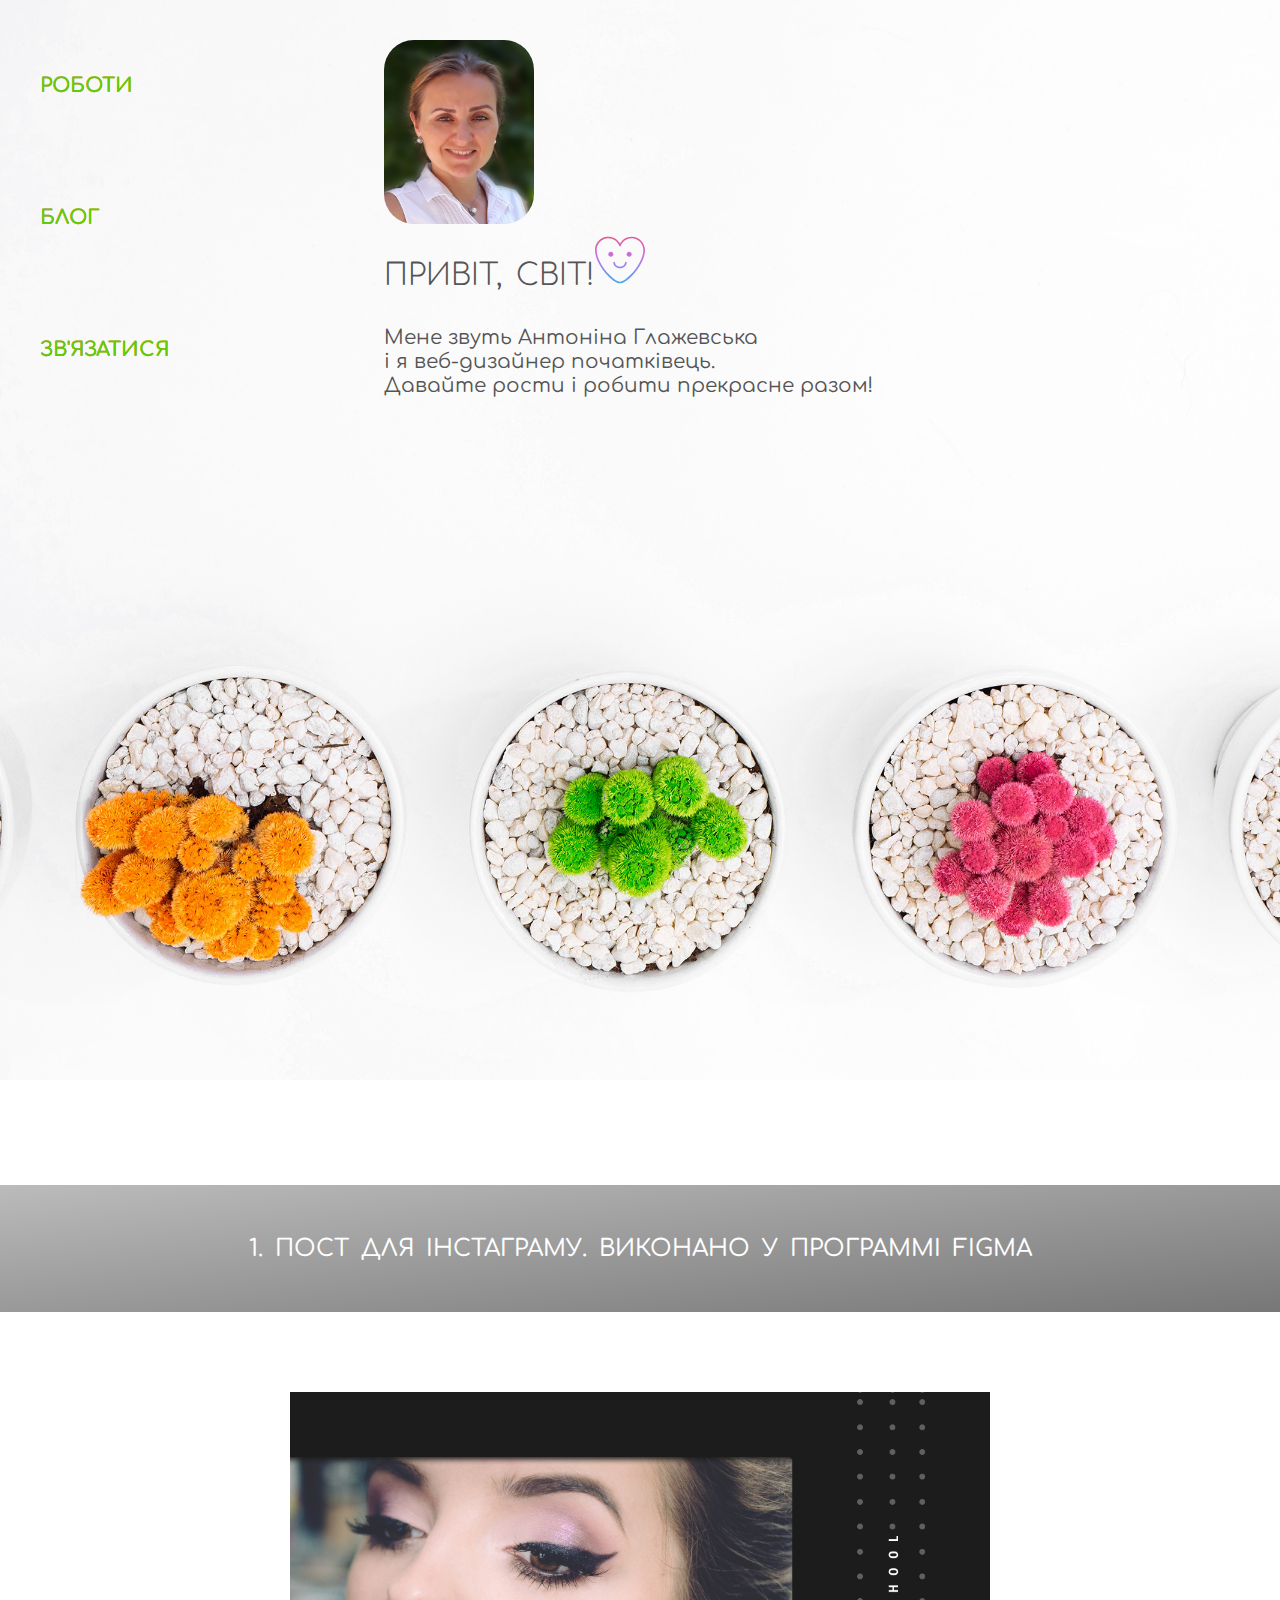
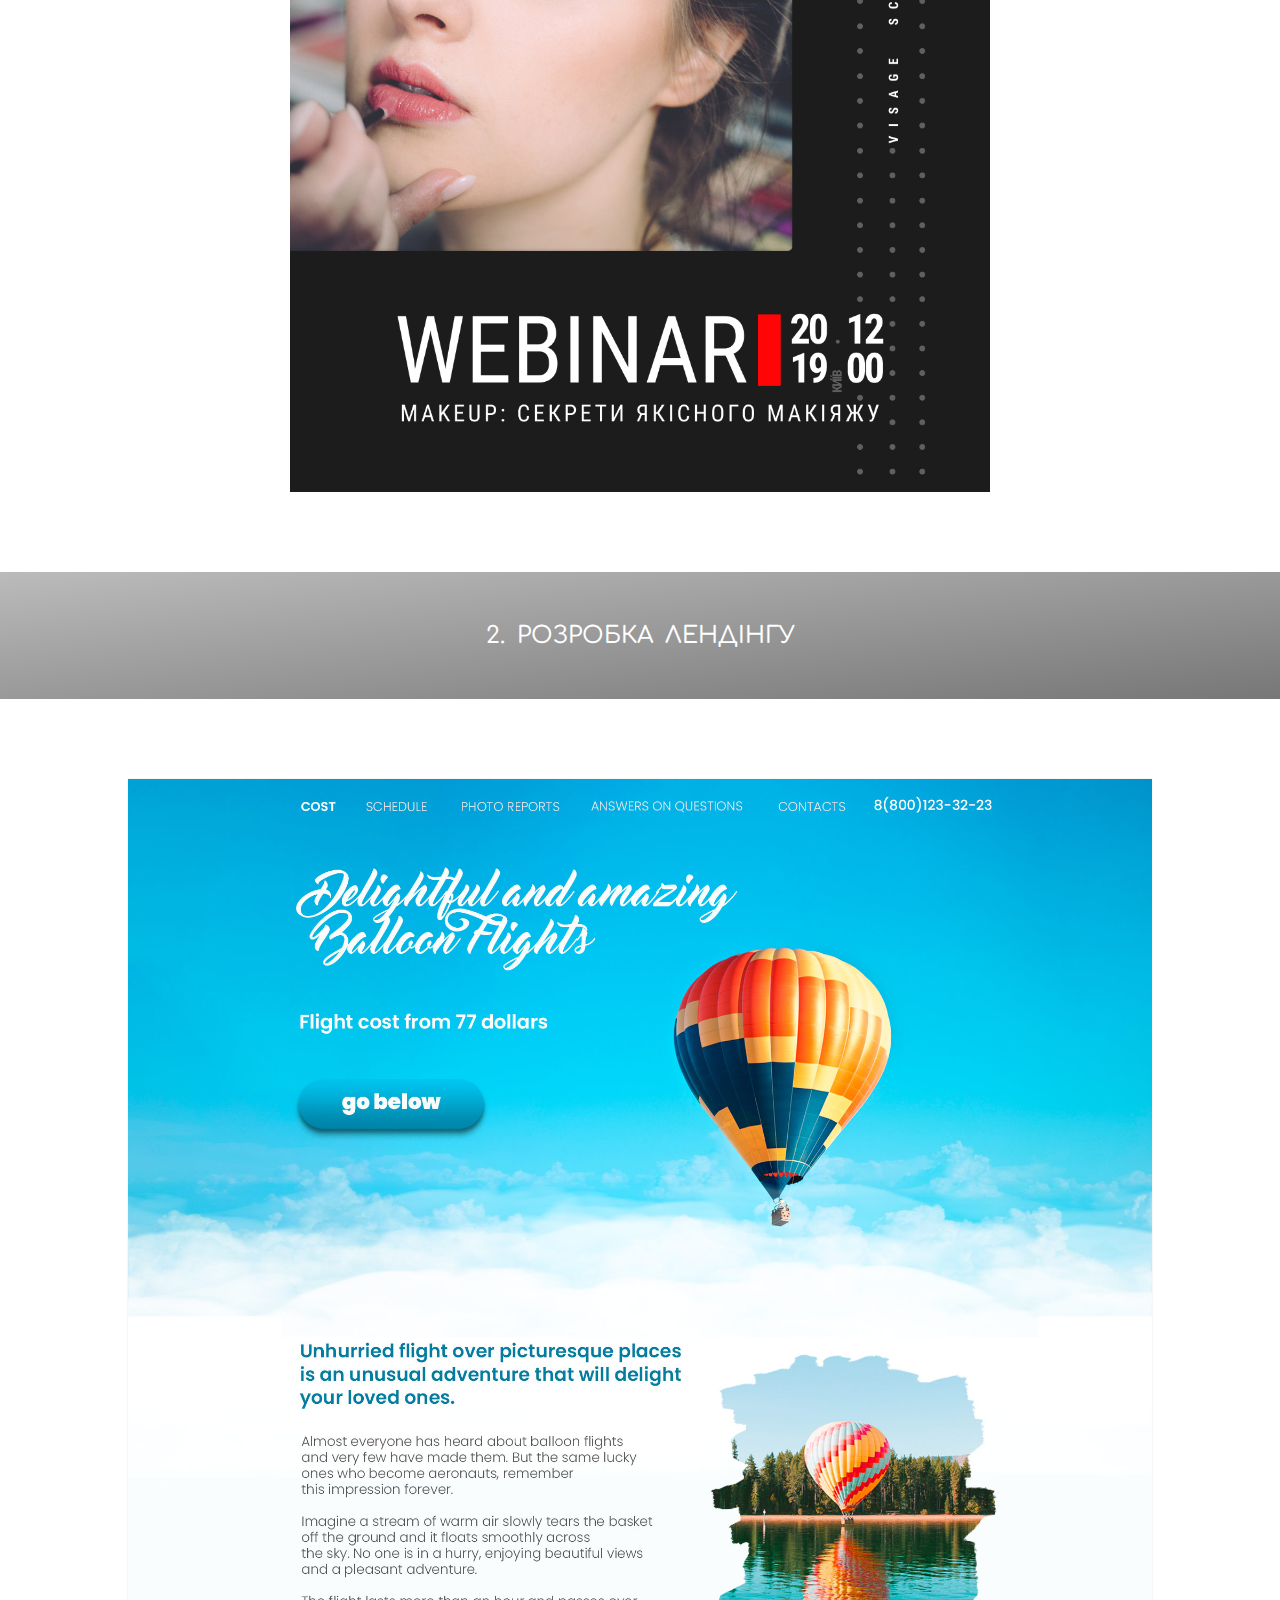
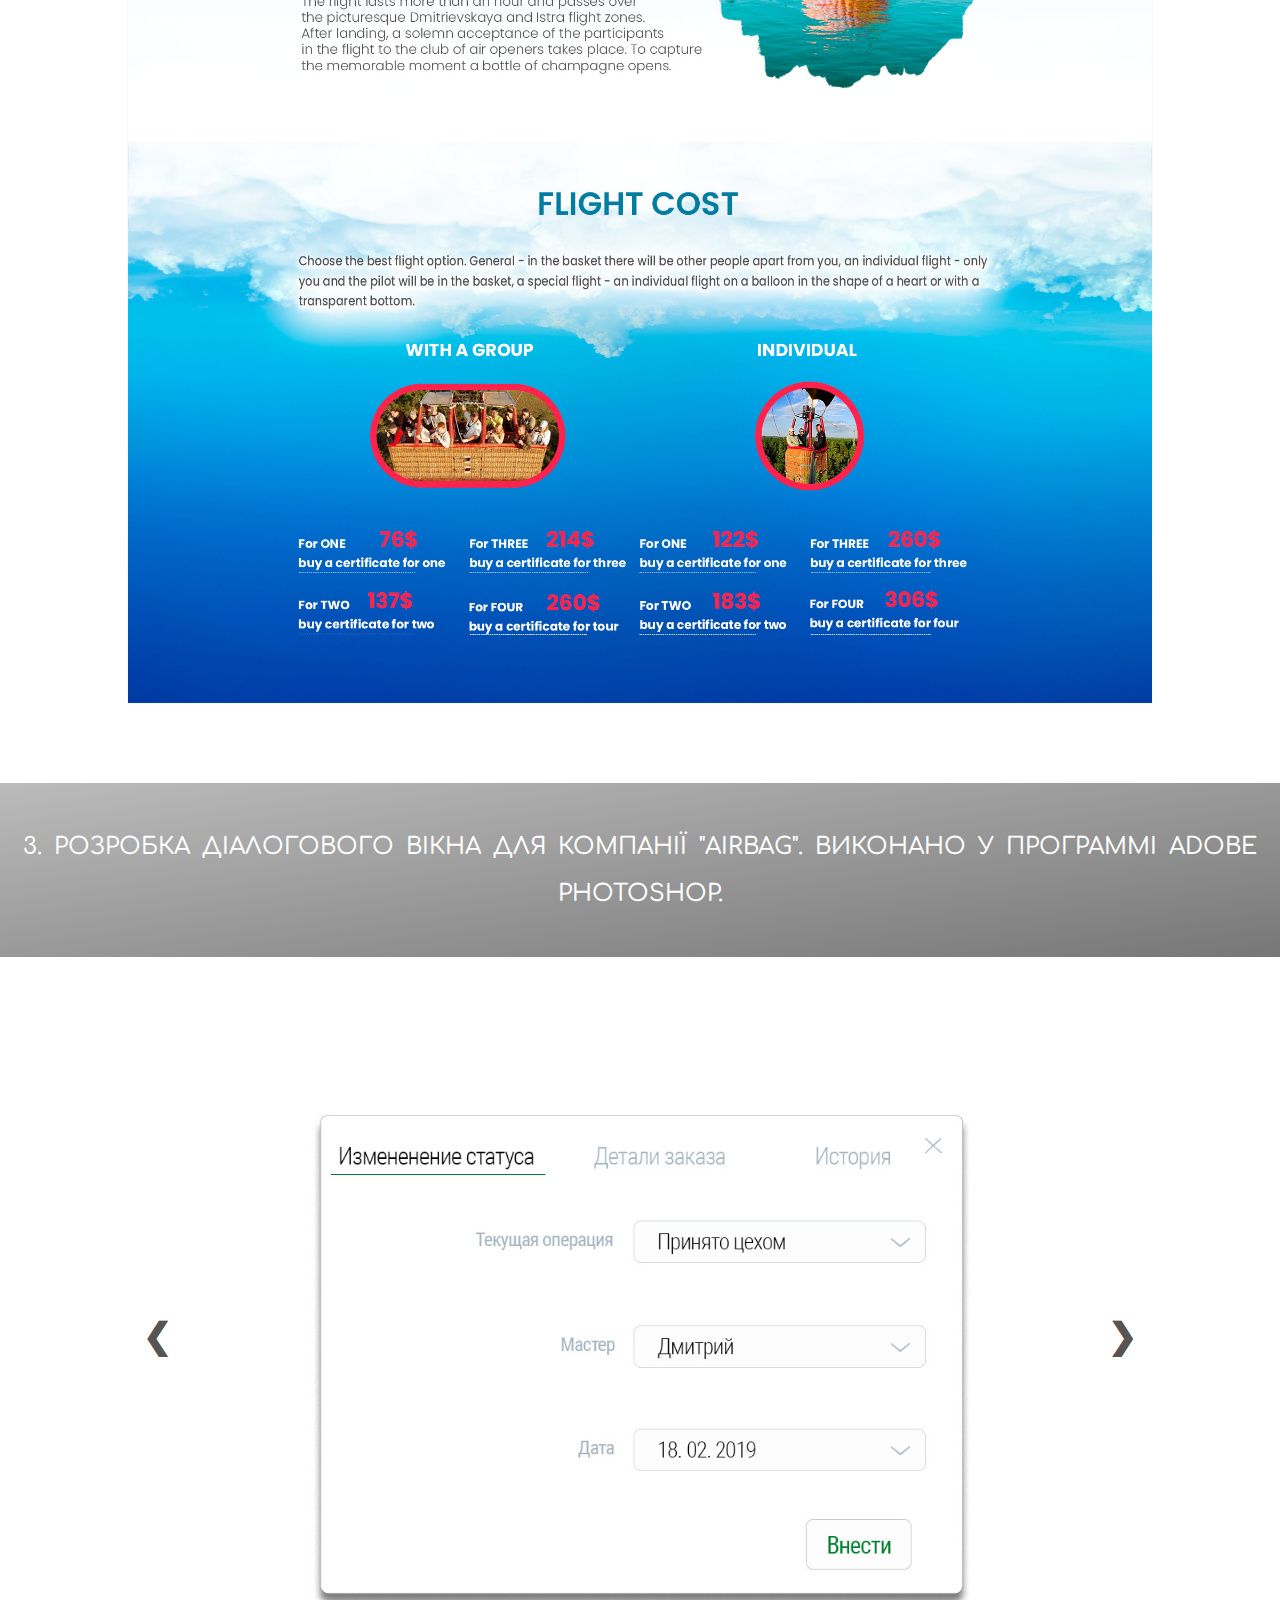
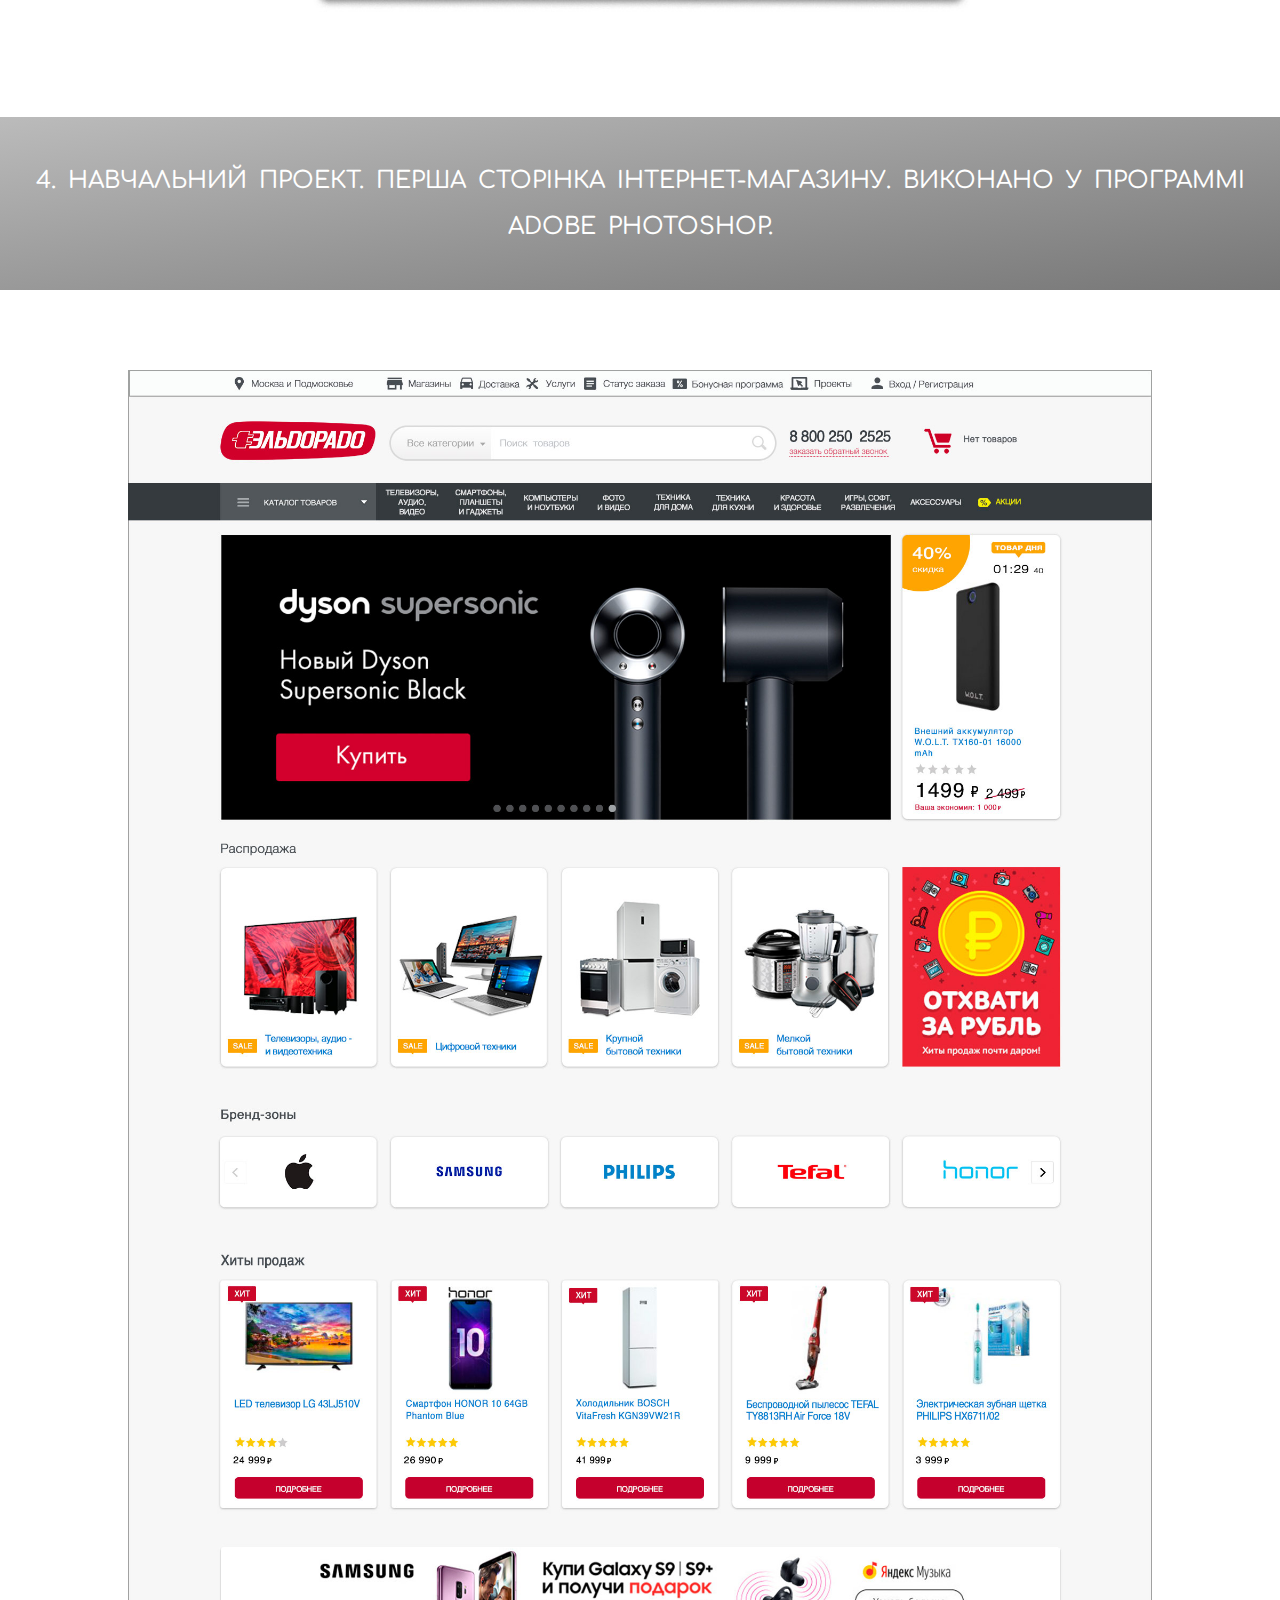
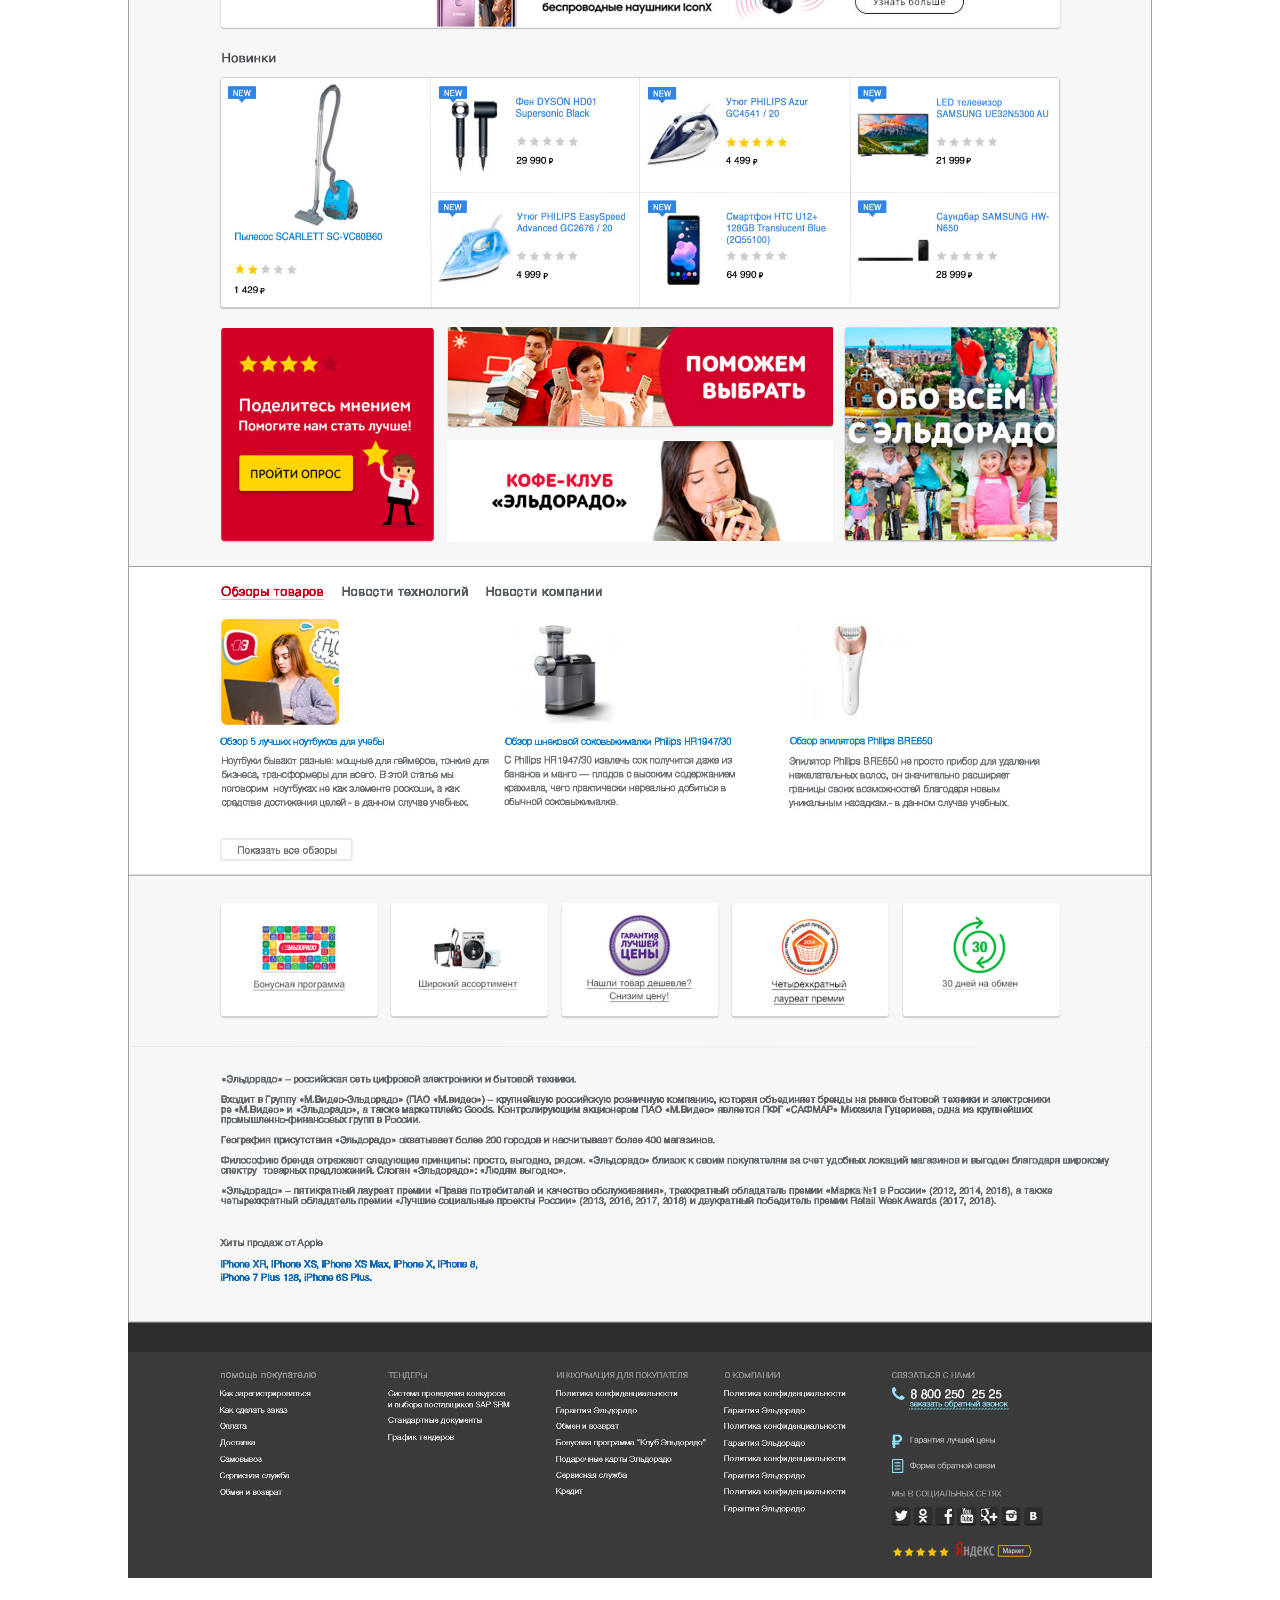
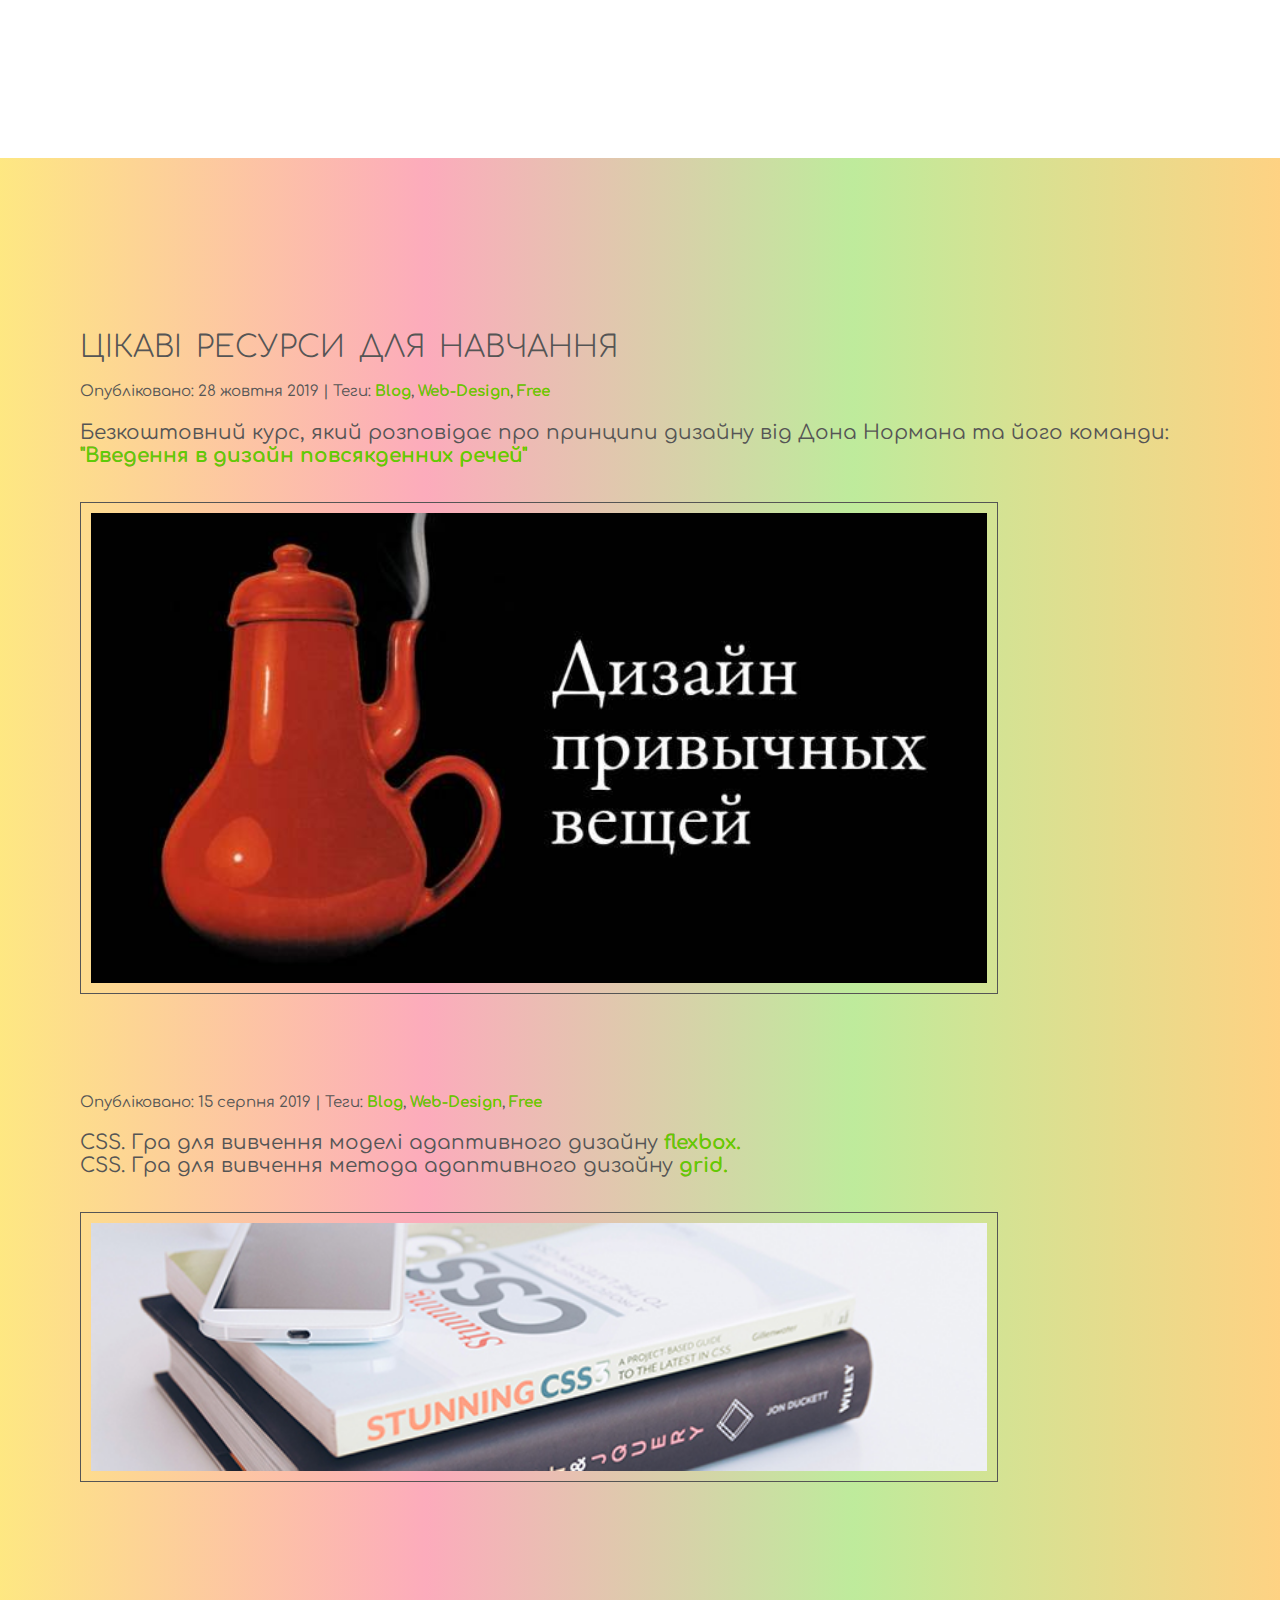
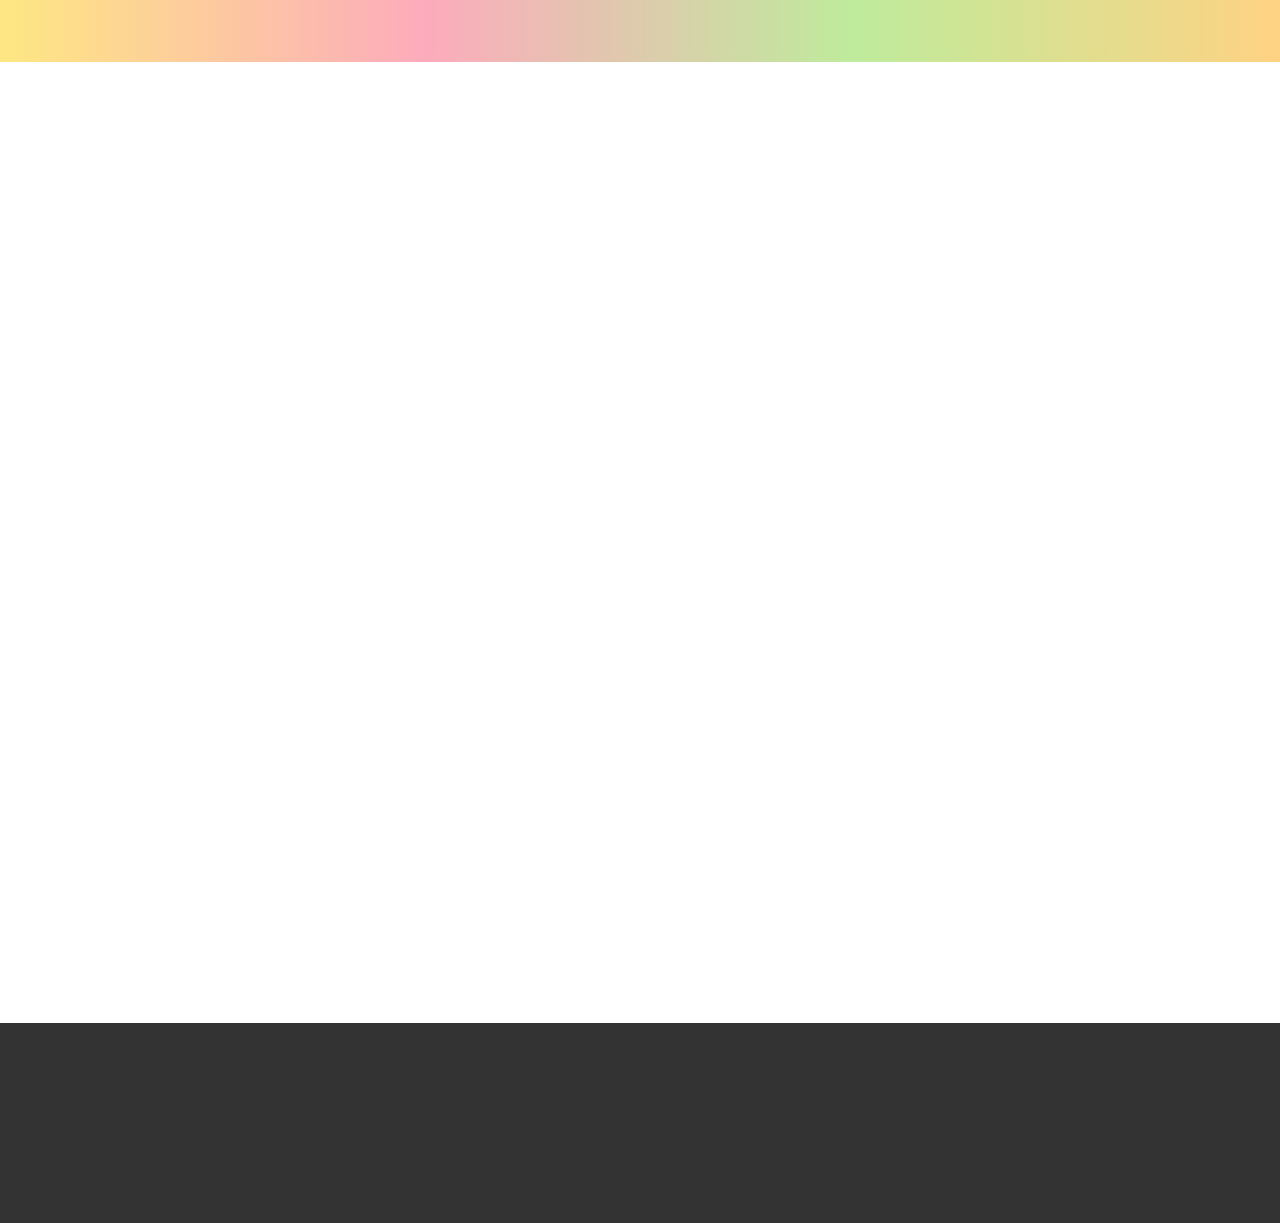
<file: index.html>
<!DOCTYPE html>
<html lang="uk">
<head>
    <meta charset="UTF-8">   
    
    <link rel="stylesheet" type="text/css" href="vendors/css/normalize.css">
    <link rel="stylesheet" type="text/css" href="vendors/css/animate.css">
    <link rel="stylesheet" type="text/css" href="resources/css/style.css">
    <link rel="stylesheet" type="text/css" href="resources/css/mq-1080-and-smaller.css" media="only screen and (max-width: 1080px)">
    
    <link href="https://fonts.googleapis.com/css?family=Comfortaa:300,400,500,600,700&display=swap&subset=cyrillic,cyrillic-ext" rel="stylesheet"> 
    <title>Портфоліо Антоніни Глажевської</title> 
</head>
<body>
  <header id="main">
        <nav class="main-nav js--main-nav">
            <ul>
                <li><a class="works" href="#works">РОБОТИ</a></li>
                <div></div>
                <li><a class="blog" href="#blog">БЛОГ</a></li>
                <div></div>
                <li><a class="feedback" href="#feedback">ЗВ'ЯЗАТИСЯ</a></li>
                <div></div>
            </ul>
        </nav>
<!--
        <div>   
            <a class="mobile-nav-icon js--nav-icon" href="#">
                <img class="menu" src="resources/img/menu.svg" alt="Іконка меню">
                <img class="close hidden" src="resources/img/close.svg" alt="Іконка закрити">
            </a>
        </div> 
-->
        <div class="hero-text">
            <img class="avtor" src="resources/img/avtor.jpg" alt="Фото веб-дизайнера">
            <div class="hello">
                <h2>Привіт, світ!<img class="smile_icon" src="resources/img/heart.svg" alt="Smile" width="50px"></h2>
                <p>Мене звуть Антоніна Глажевська<br>
                                     і я веб-дизайнер початківець.<br>
                                     Давайте рости і робити прекрасне разом!</p>
            </div>
             <a class="mobile-nav-icon js--nav-icon" href="#">
                <img class="menu" src="resources/img/menu.svg" alt="Іконка меню">
                <img class="close hidden" src="resources/img/close.svg" alt="Іконка закрити">
            </a>   
        </div>
<!--
        <div>   
            <a class="mobile-nav-icon js--nav-icon" href="#">
                <img class="menu" src="resources/img/menu.svg" alt="Іконка меню">
                <img class="close hidden" src="resources/img/close.svg" alt="Іконка закрити">
            </a>
        </div> 
-->
 </header>
   
 <section class="section-works" id="works">
     <div class="portfolio">
          <h3>1. Пост для Інстаграму. Виконано у программі Figma</h3>
                <img class="webinar-makeup" src="resources/img/web/Post%20Instagram.jpg" alt="Пост в инстаграм"  style = "width:700px;hight:700px;">
          <div class="landing"> 
                <h3>2. Розробка лендінгу</h3>
                <img class="bolloons" src="resources/img/photoshop/Landing_airbollon.jpg" alt="Лендінг для послуг польотів на повіиряних кулях">
          </div> 

          
          <h3>3. Розробка діалогового вікна для компанії "Airbag". Виконано у программі Adobe Photoshop.</h3>
            <div class="slideshow-container">
                        <div class="mySlides fade" style="order: 2">
                          <img src="resources/img/Dilog-window2.jpg" alt="Діалогове вікно">
                        </div>
                        <div class="mySlides fade" style="order: 2">
                          <img src="resources/img/Dilog-window-2_tab2.jpg" alt="Вкладка 2">
                        </div>
                        <div class="mySlides fade" style="order: 2">
                          <img src="resources/img/Dilog-window-2_tab3.jpg" alt="Вкладка 3">
                        </div>
                        <a class="prev" onclick="plusSlides(-1)" style="order: 1">&#10094;</a>
                        <a class="next" onclick="plusSlides(1)" style="order: 3">&#10095;</a>
            </div>   
            <div class="shop"> 
                <h3>4. Навчальний проект. Перша сторінка інтернет-магазину. Виконано у программі Adobe Photoshop.</h3>
                <img class="eldorado" src="resources/img/photoshop/Eldorado.jpg" alt="Перша сторінка інтернет-магазину">
          </div>        
     </div> 
</section>

<section class="section-blog" id="blog">
    <div>           
        <div class="post_box">            
                <h2>Цікаві ресурси для навчання</h2>
                <div class="news_meta">Опубліковано: 28 жовтня 2019 | Теги: <a href="#">Blog</a>, <a href="#">Web-Design</a>, <a href="#">Free</a></div>
                <p>Безкоштовний курс, який розповідає про принципи дизайну  від Дона Нормана  та його команди:<a href="https://www.udacity.com/course/intro-to-the-design-of-everyday-things--design101" target="_blank"> "Введення в дизайн повсякденних речей"</a></p>                 
              <div class="cleaner"></div>
                <div class="image_wrapper"><img class="blog_images" src="resources/img/728x382.jpg" alt="css3" /></div>
        </div>      
        <div class="post_box">		
                <div class="news_meta">Опубліковано: 15 серпня 2019 | Теги: <a href="#">Blog</a>, <a href="#">Web-Design</a>, <a href="#">Free</a></div>
                <p>CSS. Гра для вивчення моделі адаптивного дизайну <a href="http://flexboxfroggy.com/#ru" target="_blank">flexbox.</a><br>
                 CSS. Гра для вивчення метода адаптивного дизайну <a href="https://cssgridgarden.com/#ru" target="_blank">grid.</a></p>
                <div class="image_wrapper"><img class="blog_images" src="resources/img/css3.jpg" alt="css3" /></div>
                <div class="cleaner"></div>
        </div>
    </div>   
</section>
<!---->
<section class="section-feedback" id="feedback">
    <iframe src="https://docs.google.com/forms/d/e/1FAIpQLSfbfb8XkQqKo4-_YNS1cxBYW8cMhjsZ5EAUAUpzfezj66JvUg/viewform?embedded=true" width="100%" height="876" frameborder="0" marginheight="0" marginwidth="0">Завантаження…</iframe>
</section>

<footer>
    
</footer>
 
 

 <script src="https://ajax.googleapis.com/ajax/libs/jquery/3.4.1/jquery.min.js"></script>  
 <script src="resources/js/script.js"></script>
<!-- <script src="https://unpkg.com/ionicons@4.5.10-0/dist/ionicons.js"></script>-->
<!-- <script src="vendors/js/jquery.waypoints.js"></script>   -->
    
</body>
</html>
</file>
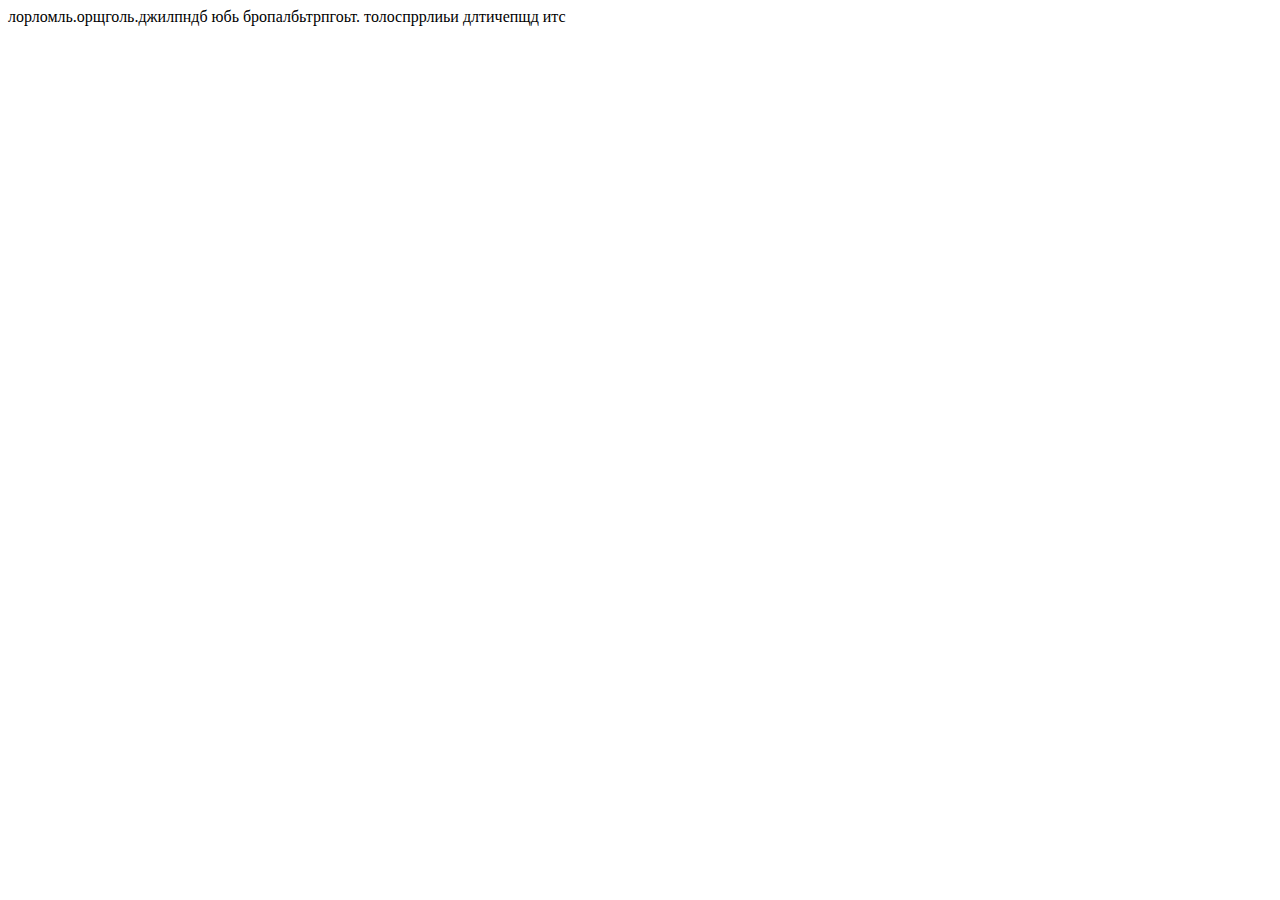
<file: iframe.htm>
<!DOCTYPE html>
<html lang="en">
<head>
    <meta charset="UTF-8">
    <title>Blog</title>
</head>
<body>
   лорломль.орщголь.джилпндб юбь
   бропалбьтрпгоьт.
   толоспррлиьи
   длтичепщд итс
    
</body>
</html>
</file>
<file: resources/css/style.css>
/* --------------------------------------- */
/* BASIC SETUP*/

color: #fea70c
color: #5dcd07
color: #f95879
color: #fccf00

/* --------------------------------------- */

* {
  margin: 0;
  padding: 0;
  -webkit-box-sizing: border-box;
  box-sizing: border-box;
  max-width: 1350px;
  
}

html, body {
  color: #555;
  font-family: 'Comfortaa', 'cursive', 'sans-serif';
  font-weight: 400;
  font-size: 20px;
/*  text-rendering: optimizeLegibility;*/
}

h1,h2,h3 {
    font-weight: 300;
    text-transform: uppercase;
    word-spacing: 5px;
    line-height: 2;
    margin: 5px 0;
}

h3 {
    text-align: center;
    background-image: -webkit-gradient(linear, left top, right bottom, from(rgba(85, 85, 85, 0.4)), to(rgba(85, 85, 85, 0.8)));
    background-image: linear-gradient(to bottom right, rgba(85, 85, 85, 0.4), rgba(85, 85, 85, 0.8));
    padding: 40px 0;
    font-weight: 500;
}
/* --------------------------------------- */
/* HEADER*/
/* --------------------------------------- */

header {
    background-image: url(img/hero.min.jpg);
    background-repeat: no-repeat;
    background-size: 100% auto;
    background-position: center;
    background-size: cover;
    height: 120vh;
    display: -webkit-box;
    display: -ms-flexbox;
    display: flex;
}

.main-nav {  
    font-weight: 700;
    width: 30%; 
    position: relative;
}
.mobile-nav-icon {
    display: none;
    width: 5%;
    height: auto;
    position: absolute;
    top: 20px;
    left: 90%;
   
}

.hidden {
    display: none;
}

ul {
    list-style: none;
    height: 450px;
    display: -webkit-box;
    display: -ms-flexbox;
    display: flex;
    -webkit-box-orient: vertical;
    -webkit-box-direction: normal;
    -ms-flex-direction: column;
    flex-direction: column;
    -ms-flex-pack: distribute;
    -webkit-box-pack: space-evenly;
    justify-content: space-evenly;
}
a:link,
a:visited{
    text-decoration: none;
    color: #5dcd07;
    -webkit-transition: background-color 2s, border 0.2s, color 0.2s;
    -webkit-transition: background-color 2s, border 0.2s, color 0.2s;
    -webkit-transition: .3s;
    transition: .3s;
}

a:hover,
a:active  {
    background-position: 0 0;
    color: transparent;
    -webkit-transition: .1s 0;
    transition: .1s 0;
}


@media (-webkit-min-device-pixel-ratio:0) {
a, 
img.menu {
/*    background-color: #fea70c;*/
    background-image: -webkit-gradient(linear,  right top, left top,  from(#fea70c), color-stop(#f95879), to(#fccf00));
    background-image: linear-gradient(to left,  #fea70c, #f95879, #fccf00);
    background-position: 100% 0;
    background-size: 200% 200%;
    color: transparent;
    -webkit-transition: .3s .2s;
    -webkit-background-clip: text;
    font-weight: 700;
  }

}

.hero-text {  
    margin: 40px 0;
    color: #555;
    line-height: 1.2;
}

.smile {
    margin-left: 20px;
}

.avtor {
    width: 150px;
    border-radius: 30px;
}

p {
    font-size: 20px;
}
/* --------------------------------------- */
/* WORKS*/
/* --------------------------------------- */

.section-works {
    padding: 100px 0;
    color: #FFF;
    
    
}

.portfolio img {
    width: 80%;
    display: block;
    margin: 80px auto;
    
 }


.bolloons {
    -webkit-box-shadow: 0px 0px 1px rgba(0, 0, 0, 0.2);
    box-shadow: 0px 0px 1px rgba(0, 0, 0, 0.2);
    
}


/* Slideshow container */
.slideshow-container {
  width: 100%;
  height: auto;
  display: -webkit-box;
  display: -ms-flexbox;
  display: flex;
  -webkit-box-align: center;
  -ms-flex-align: center;
  align-items: center;
  -ms-flex-pack: distribute;
  -webkit-box-pack: center;
  justify-content: center;
}


/* Next & previous buttons */
.slideshow-container .prev, 
.slideshow-container .next {
  cursor: pointer;
  padding: 16px;
  color: #555;
  font-size: 35px;
  -webkit-transition: 0.6s ease;
  transition: 0.6s ease;
  border-radius: 3px;
}

/* Position the "next button" to the right */
.next {
  right: 0;
  border-radius: 3px;
}

/* On hover, add a black background color with a little bit see-through */
.prev:hover, .next:hover {
    background-color: rgba(1, 1, 1, 0.6);
    color: #5dcd07;
    padding: 16px;
   
}


/* Fading animation */
.fade {
  -webkit-animation-name: fade;
  -webkit-animation-duration: 1.5s;
  animation-name: fade;
  animation-duration: 1.5s;
}

@-webkit-keyframes fade {
  from {opacity: .4} 
  to {opacity: 1}
}

@keyframes fade {
  from {opacity: .4} 
  to {opacity: 1}
}

/* On smaller screens, decrease text size */
@media only screen and (max-width: 300px) {
  .prev, .next,.text {font-size: 11px}
}

/* --------------------------------------- 
/* BLOG*/
/* --------------------------------------- */
.section-blog {
    text-align: left;
    background-image: -webkit-gradient(linear, right top, left top, from(rgba(254, 167, 12, 0.51)), color-stop(rgba(93, 205, 7, 0.4)), color-stop(rgba(249, 88, 121, 0.5)), to(rgba(252, 207, 0, 0.49)));
    background-image: linear-gradient(to left, rgba(254, 167, 12, 0.51), rgba(93, 205, 7, 0.4), rgba(249, 88, 121, 0.5), rgba(252, 207, 0, 0.49));
    padding: 80px;
}

.post_box { margin: 80px auto; }
.news_meta { font-size: 15px;}

post1 { width: 100%;}

.blog_images {
    width: 80%;
    height: auto;
    border: 1px solid #555;
    padding: 10px;
    margin: 15px 15px 15px 0;
}

/* --------------------------------------- 
/* feedback*/
/* --------------------------------------- */

.section-feedback {
    padding: 80px 80px 0 80px;
/*
    background-image: -webkit-gradient(linear, right top, left top, from(rgba(254, 167, 12, 0.51)), color-stop(rgba(93, 205, 7, 0.4)), color-stop(rgba(249, 88, 121, 0.5)), to(rgba(252, 207, 0, 0.49)));
    background-image: linear-gradient(to left, rgba(254, 167, 12, 0.51), rgba(93, 205, 7, 0.4), rgba(249, 88, 121, 0.5), rgba(252, 207, 0, 0.49));
*/
}
iframe {
    margin: 0 auto;
  
}

/* --------------------------------------- */
/*FOOTER*/
/* --------------------------------------- */

footer{
    background-color: #333;
    padding: 100px;
    font-size: 80%;
}
</file>
<file: resources/css/mq-1080-and-smaller.css>
body {
    font-size: 16px;
    font-weight: 500;
/*    max-width: 720px;*/
}

header {     
    height: 100vh;
    display: -webkit-box;
    display: -ms-flexbox;
    display: flex;
}
      
h1 {font-size: 150%;}

h2 {
    font-size: 130%;
}



h3 {
    font-size: 70%;
    word-spacing: 0;
    text-align: center;
    background-image: -webkit-gradient(linear, left top, right bottom, from(rgba(85, 85, 85, 0.4)), to(rgba(85, 85, 85, 0.8)));
    background-image: linear-gradient(to bottom right, rgba(85, 85, 85, 0.4), rgba(85, 85, 85, 0.8));
    padding: 15px;
    font-weight: 300;
}
    

    
 .mobile-nav-icon {
    display: inline;
    width: 5%;
    height: auto;
    position: absolute;
    top: 20px;
    right: 20px;
}
.close {
    width: 15px;
}
.main-nav {
    display: none;
    position: absolute;
    top: 20px;
    right: 40px;
}

ul {
    list-style: none;
    height: 200px;
    font-size: 14px;
    display: -webkit-box;
    display: -ms-flexbox;
    display: flex;
    -webkit-box-orient: vertical;
    -webkit-box-direction: normal;
    -ms-flex-direction: column;
    flex-direction: column;
    -ms-flex-pack: distribute;
    -webkit-box-pack: space-evenly;
    justify-content: space-between;
}
    
.hero-text {
    display: -webkit-box;
    display: -ms-flexbox;
/*
    display: flex;
    -webkit-box-orient: vertical;
    -webkit-box-direction: normal;
    -ms-flex-direction: column;
    flex-direction: column;
*/
    margin: 20px;
}
 

.smile_icon {
    margin-left: 10px;
    width: 10%;
}

.avtor {
    width: 150px;
    border-radius: 30px;
/*    display: inline;*/
}

p {
    font-size: 14px;
    margin: 7px 3px;
    line-height: 1.5;
}
.hello {
    margin-left: 20px;
    margin-top: 40px;
    width: 280px;
}


/* --------------------------------------- */
/* WORKS*/
/* --------------------------------------- */

.section-works {
    padding: 40px 0;
    color: #FFF;
}

.portfolio img {
    width: 80%;
    display: block;
    margin: 40px auto;    
 }


.bolloons {
    -webkit-box-shadow: 0px 0px 1px rgba(0, 0, 0, 0.2);
    box-shadow: 0px 0px 1px rgba(0, 0, 0, 0.2);
}


/* --------------------------------------- 
/* BLOG*/
/* --------------------------------------- */
.section-blog {
    text-align: left;
    background-image: -webkit-gradient(linear, right top, left top, from(rgba(254, 167, 12, 0.51)), color-stop(rgba(93, 205, 7, 0.4)), color-stop(rgba(249, 88, 121, 0.5)), to(rgba(252, 207, 0, 0.49)));
    background-image: linear-gradient(to left, rgba(254, 167, 12, 0.51), rgba(93, 205, 7, 0.4), rgba(249, 88, 121, 0.5), rgba(252, 207, 0, 0.49));
    padding: 20px;
}

.post_box {
    margin: 50px auto;
}
/* --------------------------------------- 
/* feedback*/
/* --------------------------------------- */

.section-feedback {
    margin-top: 50px;
    padding: 0;
    margin-bottom: 0;
}
/* --------------------------------------- */
/*FOOTER*/
/* --------------------------------------- */

footer {
    background-color: #555;
    padding: 50px;
    font-size: 80%;
}
</file>
